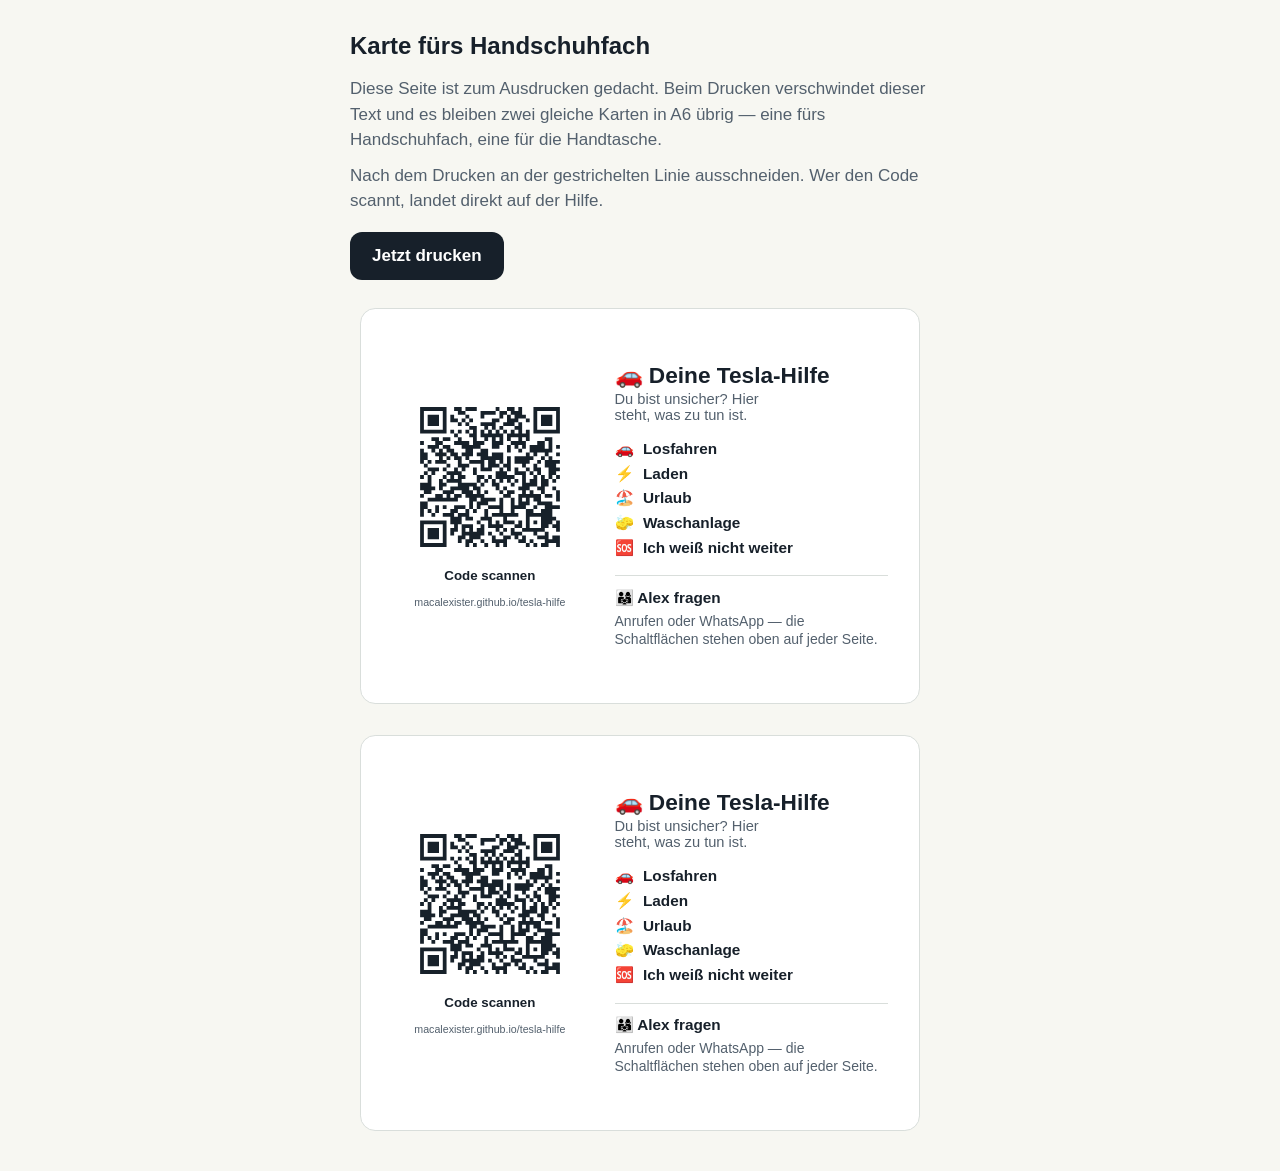
<file: karte/index.html>
<!doctype html>
<html lang="de">
<head>
<meta charset="utf-8">
<meta name="viewport" content="width=device-width, initial-scale=1">
<title>Karte fürs Handschuhfach – Deine Tesla-Hilfe</title>
<style>
  :root {
    --ink: #17202a;
    --muted: #53606d;
    --paper: #f7f7f2;
    --line: #d9dedb;
    --blue: #1c5d87;
    font-family: -apple-system, BlinkMacSystemFont, "Segoe UI", sans-serif;
  }
  * { box-sizing: border-box; }
  body { margin: 0; background: var(--paper); color: var(--ink); }

  .hinweis {
    max-width: 620px; margin: 0 auto; padding: 28px 20px;
    font-size: 17px; line-height: 1.5;
  }
  .hinweis h1 { font-size: 24px; margin: 0 0 12px; }
  .hinweis p { color: var(--muted); margin: 0 0 10px; }
  .drucken {
    display: inline-block; margin-top: 8px; padding: 14px 22px;
    background: var(--ink); color: #fff; border: 0; border-radius: 12px;
    font-size: 17px; font-weight: 700; cursor: pointer;
  }

  .blatt { display: flex; flex-direction: column; align-items: center; gap: 8mm; padding: 0 20px 40px; }

  /* A6 quer, passt aufrecht ins Handschuhfach und in eine Jackentasche. */
  .karte {
    width: 148mm; height: 105mm;
    background: #fff; color: var(--ink);
    border: 1px solid var(--line); border-radius: 4mm;
    padding: 7mm 8mm;
    display: grid; grid-template-columns: 52mm 1fr; gap: 7mm;
    align-items: center;
  }

  .qr { text-align: center; }
  .qr img { width: 45mm; height: 45mm; display: block; margin: 0 auto; }
  .qr .url {
    margin-top: 2.5mm; font-size: 8pt; color: var(--muted);
    word-break: break-all; line-height: 1.25;
  }
  .qr .scan { margin-top: 1.5mm; font-size: 10pt; font-weight: 800; }

  .text h2 { margin: 0 0 1mm; font-size: 17pt; line-height: 1.1; }
  /* balance verteilt die zwei Zeilen gleichmaessig, sonst steht "ist." allein. */
  .text .frage {
    margin: 0 0 3.5mm; font-size: 11pt; color: var(--muted);
    text-wrap: balance;
  }

  ul.themen { list-style: none; margin: 0 0 4mm; padding: 0; }
  ul.themen li {
    font-size: 11.5pt; font-weight: 600; padding: 0.9mm 0;
    display: flex; gap: 2.5mm; align-items: baseline;
  }

  .alex {
    border-top: 1px solid var(--line); padding-top: 3mm;
    font-size: 10.5pt; color: var(--muted); line-height: 1.35;
  }
  .alex strong { color: var(--ink); font-size: 11.5pt; display: block; margin-bottom: 0.8mm; }

  @media print {
    @page { size: A4; margin: 12mm; }
    body { background: #fff; }
    .hinweis { display: none; }
    .blatt { padding: 0; gap: 10mm; }
    .karte { border: 1px dashed #b9c0c6; page-break-inside: avoid; }
  }
</style>
</head>
<body>

<div class="hinweis">
  <h1>Karte fürs Handschuhfach</h1>
  <p>Diese Seite ist zum Ausdrucken gedacht. Beim Drucken verschwindet dieser
     Text und es bleiben zwei gleiche Karten in A6 übrig — eine fürs
     Handschuhfach, eine für die Handtasche.</p>
  <p>Nach dem Drucken an der gestrichelten Linie ausschneiden. Wer den Code
     scannt, landet direkt auf der Hilfe.</p>
  <button class="drucken" type="button" onclick="window.print()">Jetzt drucken</button>
</div>

<div class="blatt">
  <div class="karte">
    <div class="qr">
      <img src="qr-tesla-hilfe.svg" alt="QR-Code zur Tesla-Hilfe">
      <p class="scan">Code scannen</p>
      <p class="url">macalexister.github.io/tesla-hilfe</p>
    </div>

    <div class="text">
      <h2>🚗 Deine Tesla-Hilfe</h2>
      <p class="frage">Du bist unsicher? Hier steht, was zu tun ist.</p>

      <ul class="themen">
        <li><span>🚗</span><span>Losfahren</span></li>
        <li><span>⚡</span><span>Laden</span></li>
        <li><span>🏖️</span><span>Urlaub</span></li>
        <li><span>🧽</span><span>Waschanlage</span></li>
        <li><span>🆘</span><span>Ich weiß nicht weiter</span></li>
      </ul>

      <div class="alex">
        <strong>👨‍👩‍👧 Alex fragen</strong>
        Anrufen oder WhatsApp — die Schaltflächen stehen oben auf jeder Seite.
      </div>
    </div>
  </div>

  <div class="karte">
    <div class="qr">
      <img src="qr-tesla-hilfe.svg" alt="QR-Code zur Tesla-Hilfe">
      <p class="scan">Code scannen</p>
      <p class="url">macalexister.github.io/tesla-hilfe</p>
    </div>

    <div class="text">
      <h2>🚗 Deine Tesla-Hilfe</h2>
      <p class="frage">Du bist unsicher? Hier steht, was zu tun ist.</p>

      <ul class="themen">
        <li><span>🚗</span><span>Losfahren</span></li>
        <li><span>⚡</span><span>Laden</span></li>
        <li><span>🏖️</span><span>Urlaub</span></li>
        <li><span>🧽</span><span>Waschanlage</span></li>
        <li><span>🆘</span><span>Ich weiß nicht weiter</span></li>
      </ul>

      <div class="alex">
        <strong>👨‍👩‍👧 Alex fragen</strong>
        Anrufen oder WhatsApp — die Schaltflächen stehen oben auf jeder Seite.
      </div>
    </div>
  </div>
</div>

</body>
</html>
</file>
